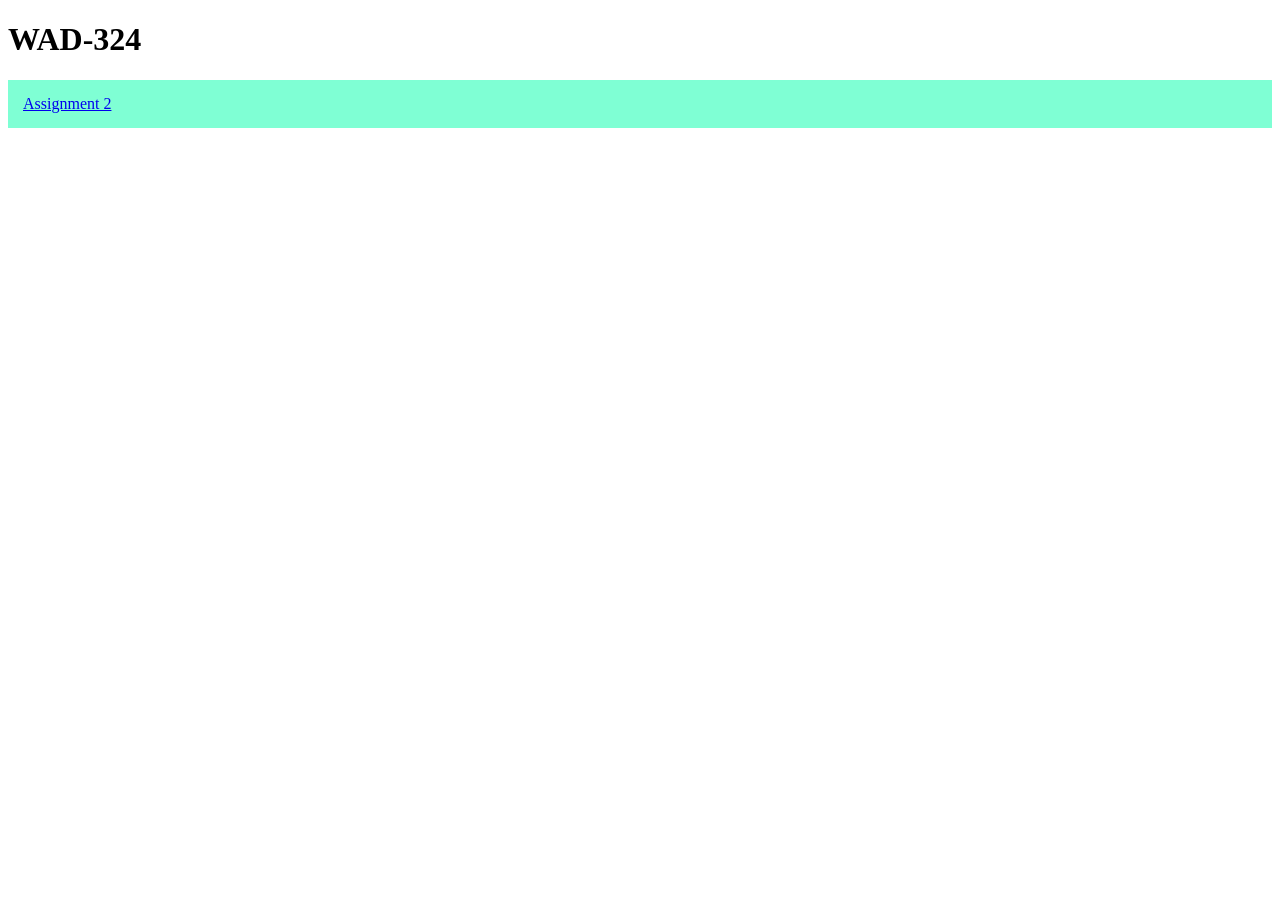
<file: index.html>
<!DOCTYPE html>
<html lang="en">
<head>
    <meta charset="UTF-8">
    <meta name="viewport" content="width=device-width, initial-scale=1.0">
    <title>Travel Vault</title>
    <style>
        .card{
            background-color: aquamarine;
            color:black;
            padding:15px;
            text-decoration: none;
        }
    </style>
</head>
<body>
    <h1>WAD-324</h1>
    <div class="card">
    <a href="./Assignment2/index.html">Assignment 2</a> 
    </div>

</body>
</html>
</file>
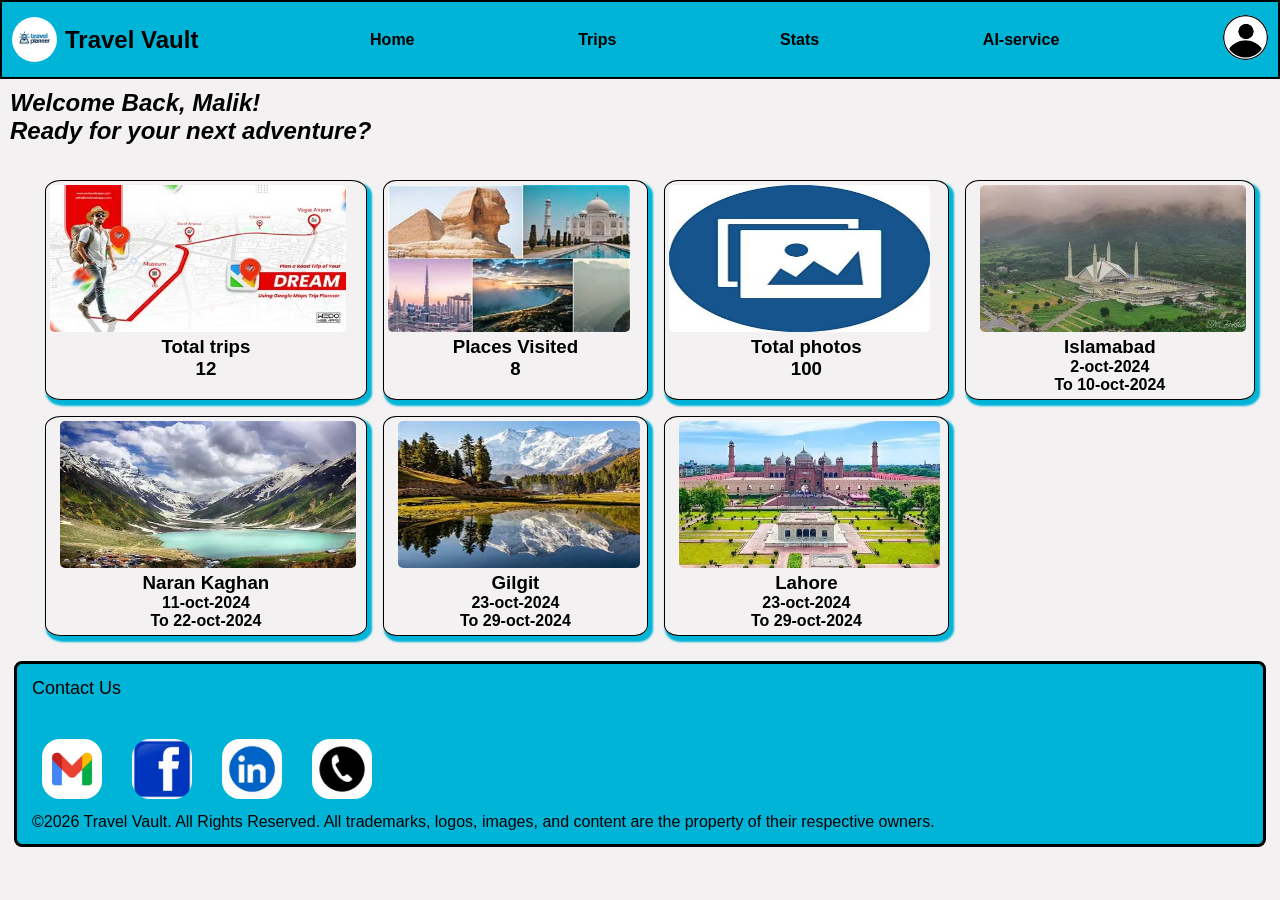
<file: Assignment2/index.html>
<!DOCTYPE html>
<html lang="en">
<head>
<meta charset="UTF-8">
<meta name="viewport" content="width=device-width, initial-scale=1">
<title>Travel Vault</title>
<link rel="Stylesheet" href="01-Home-mobile.css" media = "screen and (min-width:350px) and (max-width:767px)">
<link rel="Stylesheet" href="01-Home-tab.css" media = "screen and (min-width:768px)">
</head>

<body>
<header class="navbar">

<a id="home" href="index.html"><div id="logo"><img src="Logo.jpeg" alt="Site logo"><h2 id="one">Travel Vault</h2></div></a> 
<a href="index.html">Home</a>
<a href="01-Trip.html">Trips</a>
<a href="Statistics.html">Stats</a>
<a href="index.html">AI-service</a>
<div><a href="index.html"><img src="profile.png"></a></div>
</header>
<p id="welnote">Welcome Back, Malik! <br>Ready for your next adventure?</p>
<main>
<div class="main">
<div id="c1" class="card">
<img src="total_trips.jpg">
<div class="cin">
<h3>Total trips</h3>
<h3>12</h3>
</div>
</div>

<div id="c2" class="card">
<img src="places-visited.jpg">
<div class="cin">
<h3>Places Visited</h3>
<h3>8</h3>
</div>
</div>

<div id="c3" class="card">
<img src="total_photos.jpg">
<div class="cin">
<h3>Total photos</h3>
<h3>100</h3>
</div>
</div>

<div id="c4" class="card">
<a href="01-Trip.html#islamabad-gallery">
<img src="islamabad.webp">
<div class="cin">
<h3>Islamabad</h3>
<p><date>2-oct-2024</date></p>
<p> To <date>10-oct-2024</date></p>
</div>
</a>
</div>

<div id="c5" class="card">
<a href="01-Trip.html#naran-gallery">
<img src="nara_kaghan.webp">
<div class="cin">
<h3>Naran Kaghan</h3>
<p><date>11-oct-2024</date></p>
<p> To <date>22-oct-2024</date></p>
</div>
</a>
</div>


<div id="c6" class="card">
<a href="01-Trip.html#gilgit-gallery">
<img src="gilgit.webp">
<div class="cin">
<h3>Gilgit</h3>
<p><date>23-oct-2024</date></p>
<p> To <date>29-oct-2024</date></p>
</div>
</a>
</div>

<div id="c7" class="card">
<a href="01-Trip.html#lahore-gallery">
<img src="lahore-00.webp">
<div class="cin">
<h3>Lahore</h3>
<p><date>23-oct-2024</date></p>
<p> To <date>29-oct-2024</date></p>
</div>
</a>
</div>


</div>
</main>



<footer class="footer">
<div class="contact" >Contact Us</div>
<div class="foot_container">
<a class="mail" href="mail to:muhammadtayyab7541@gmail.com" target=_blank><img src="gmail_logo.jpg" alt="mail us"></a>
<a class="facebook" href="https://www.facebook.com/share/1bocvXLiEo/" target=_blank><img src="facebook_logo.jpg" alt="facebook"></a>
<a class="linkedin" href="https://www.linkedin.com/in/muhammad-tayyab-a54554364?utm_source=share_via&utm_content=profile&utm_medium=member_android" target=_blank><img src="linked-logo.jpg" alt="Linked In"></a>
<a class="call" href="tel:+92303..." target=_blank><img src="call_logo.jpg" alt="call us"></a>
</div>
<div class="copyright">&copy;2026 Travel Vault. All Rights Reserved. All trademarks, logos, images, and content are the property of their respective owners.</div> 
</footer>
</body>
</html>
</file>
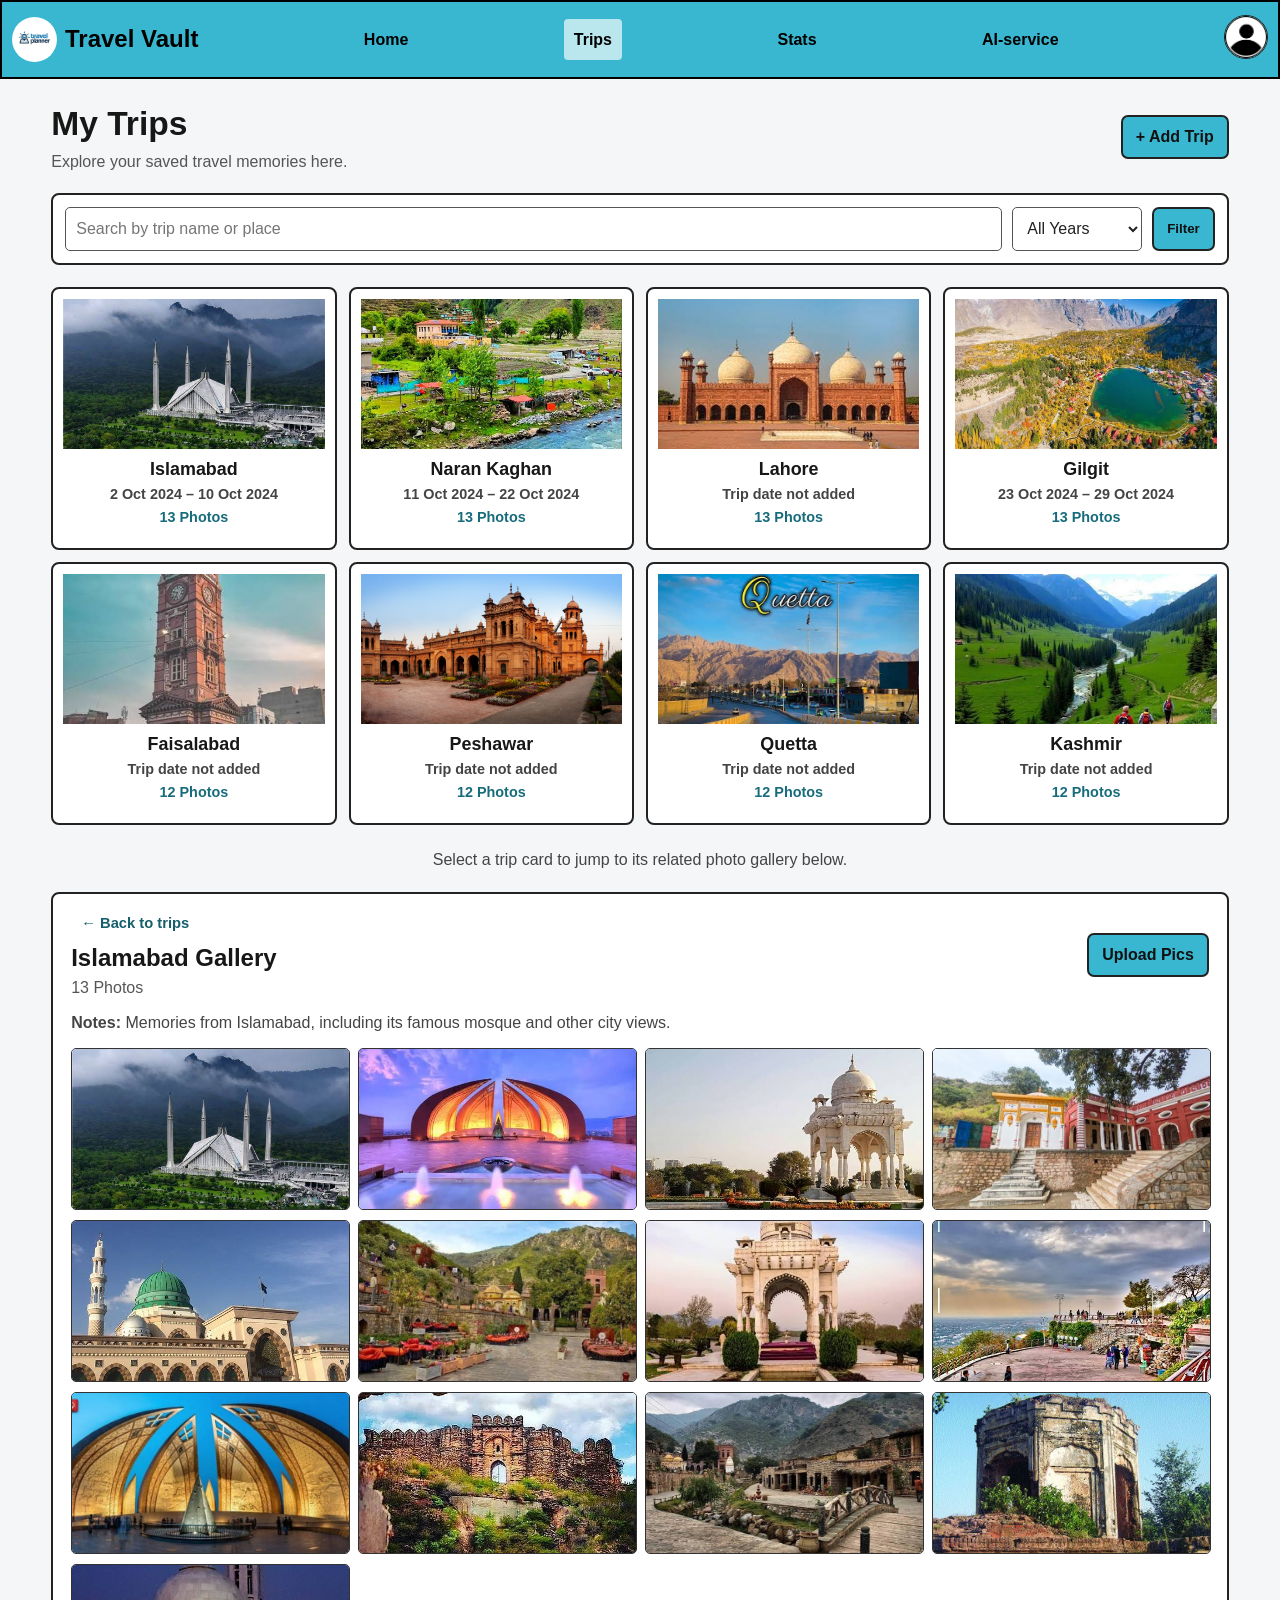
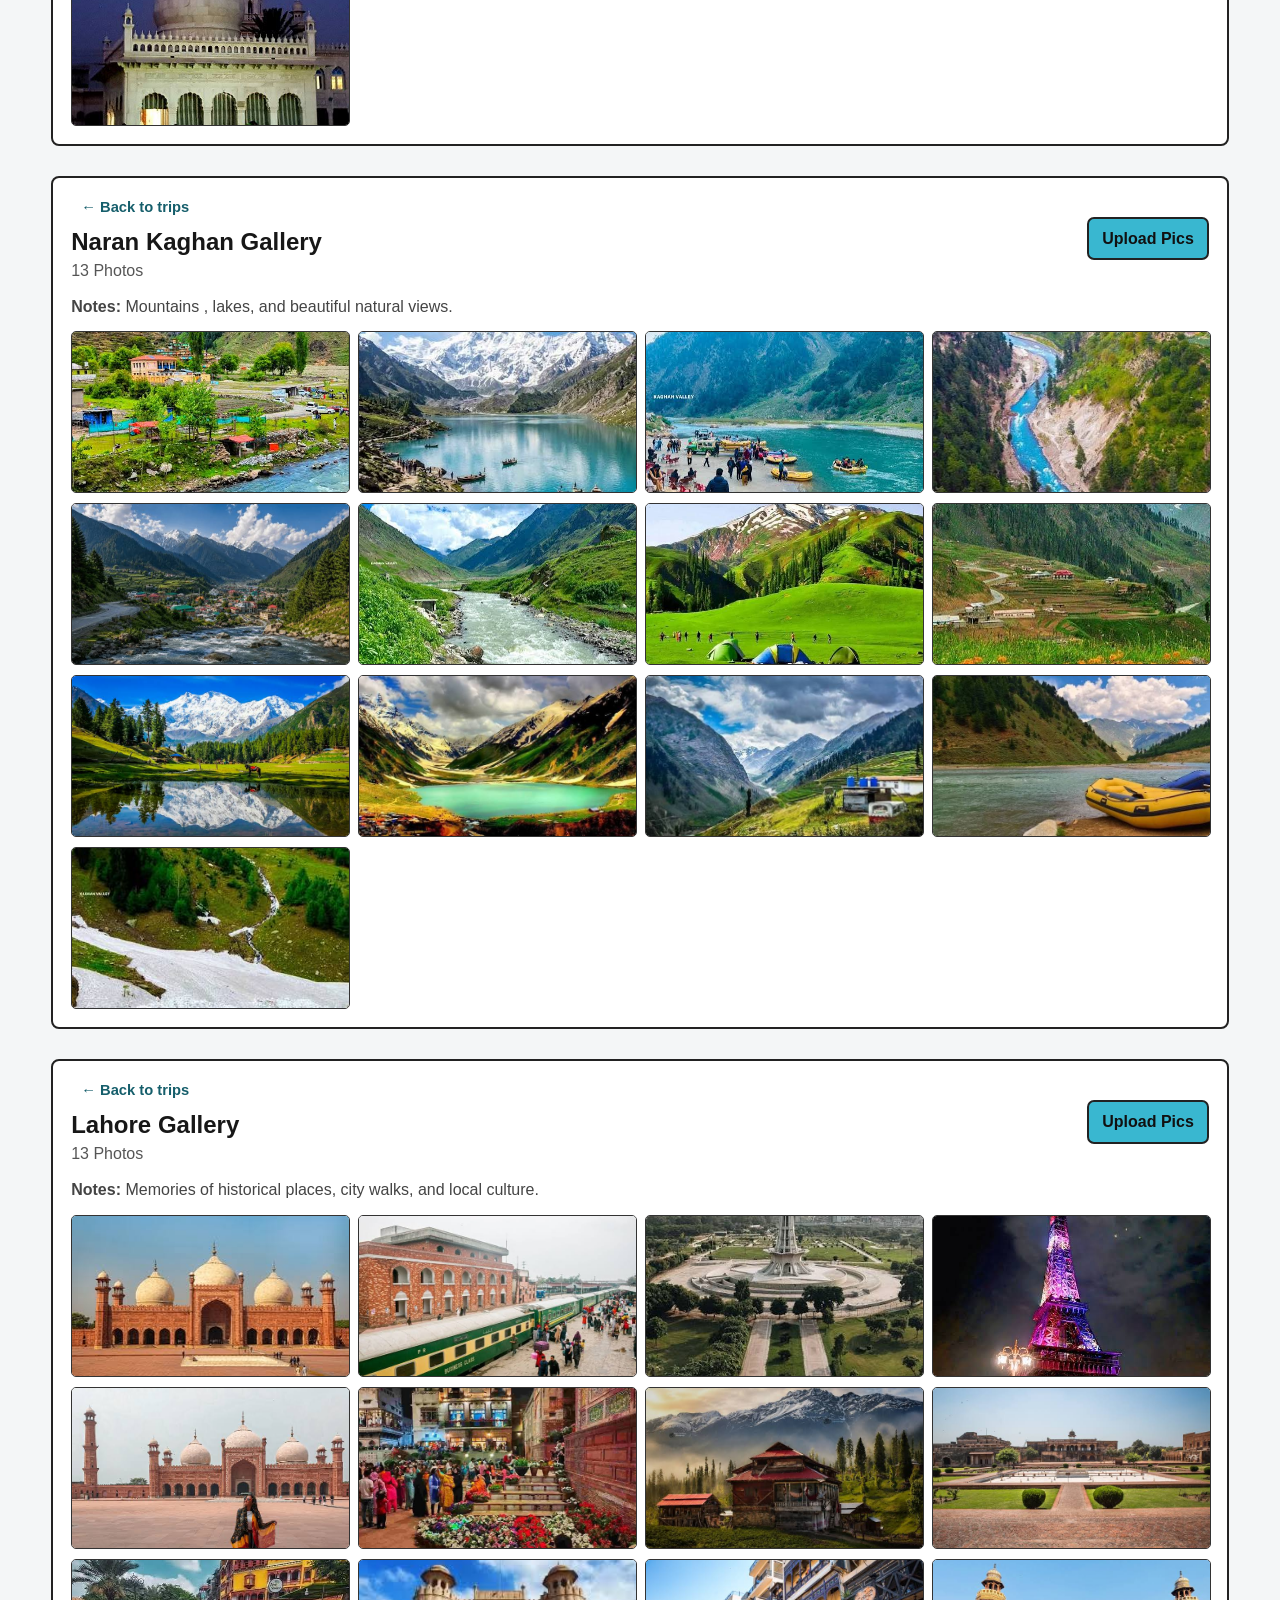
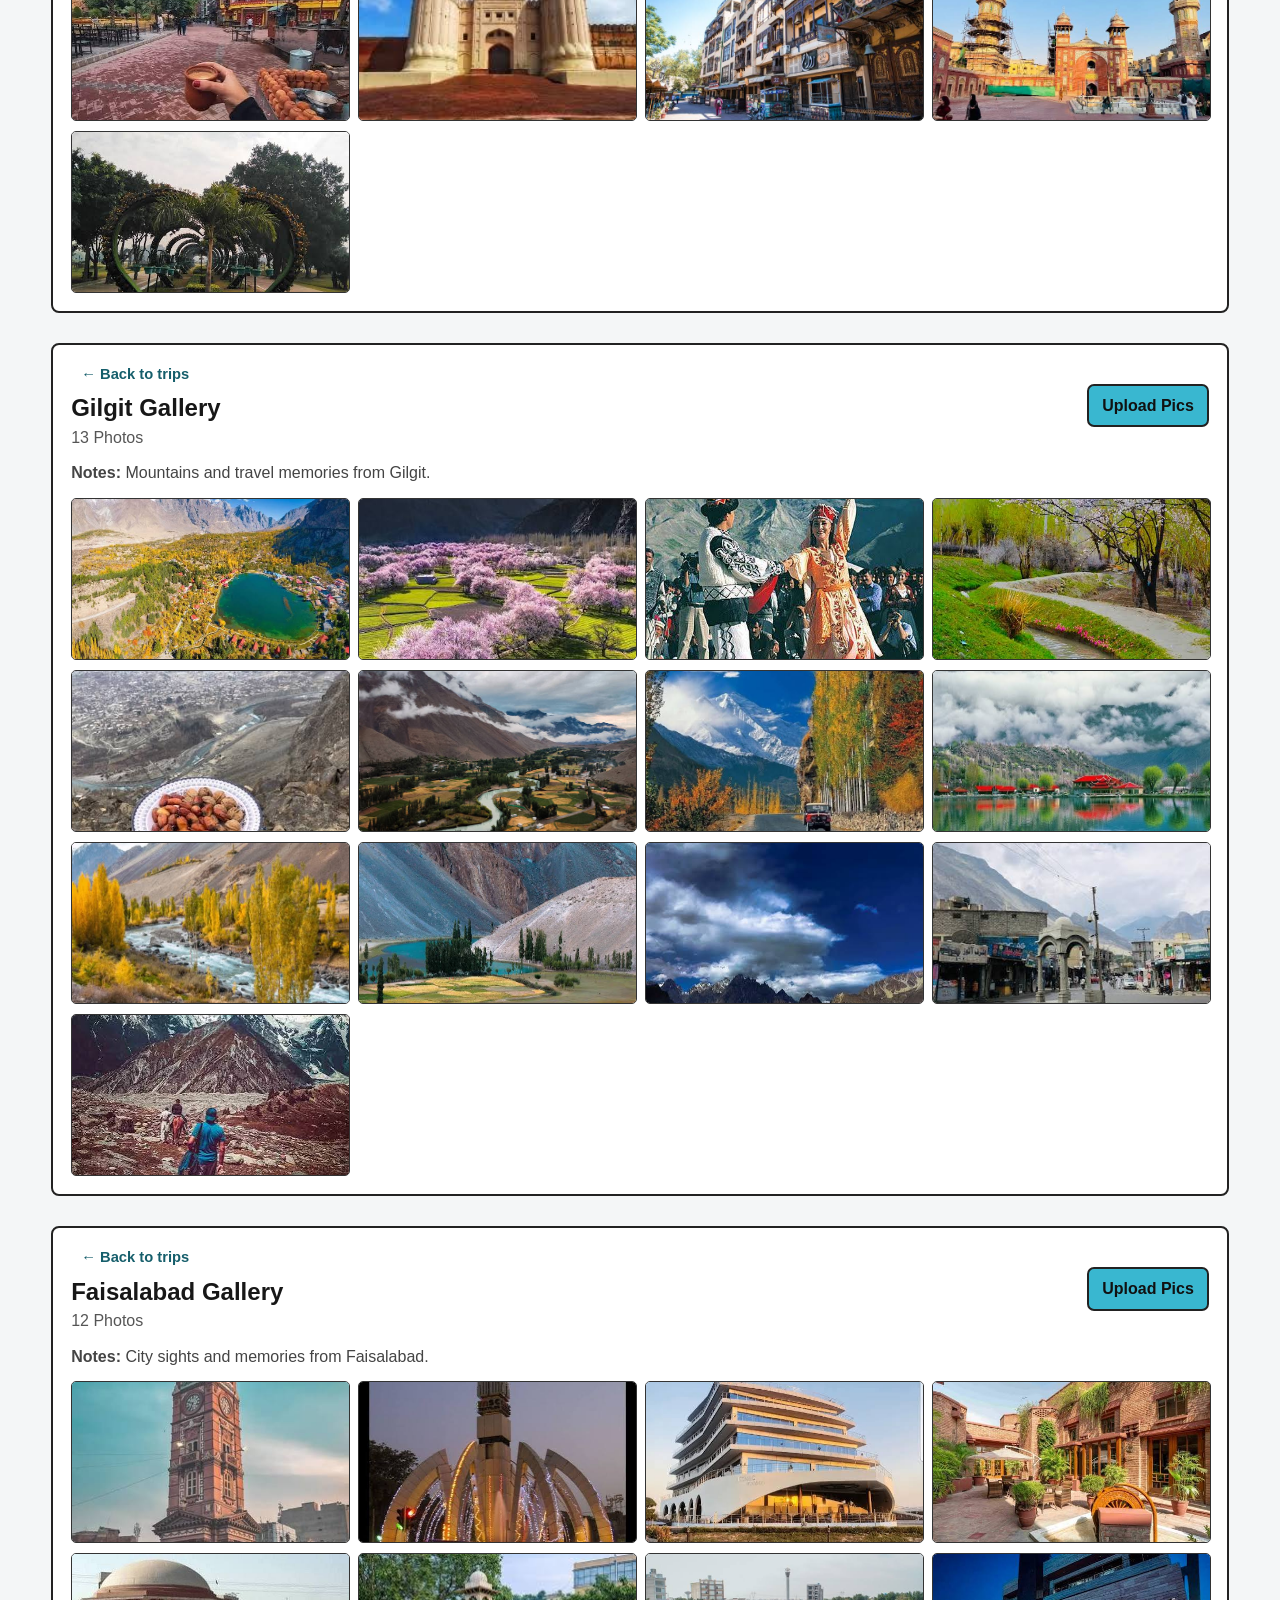
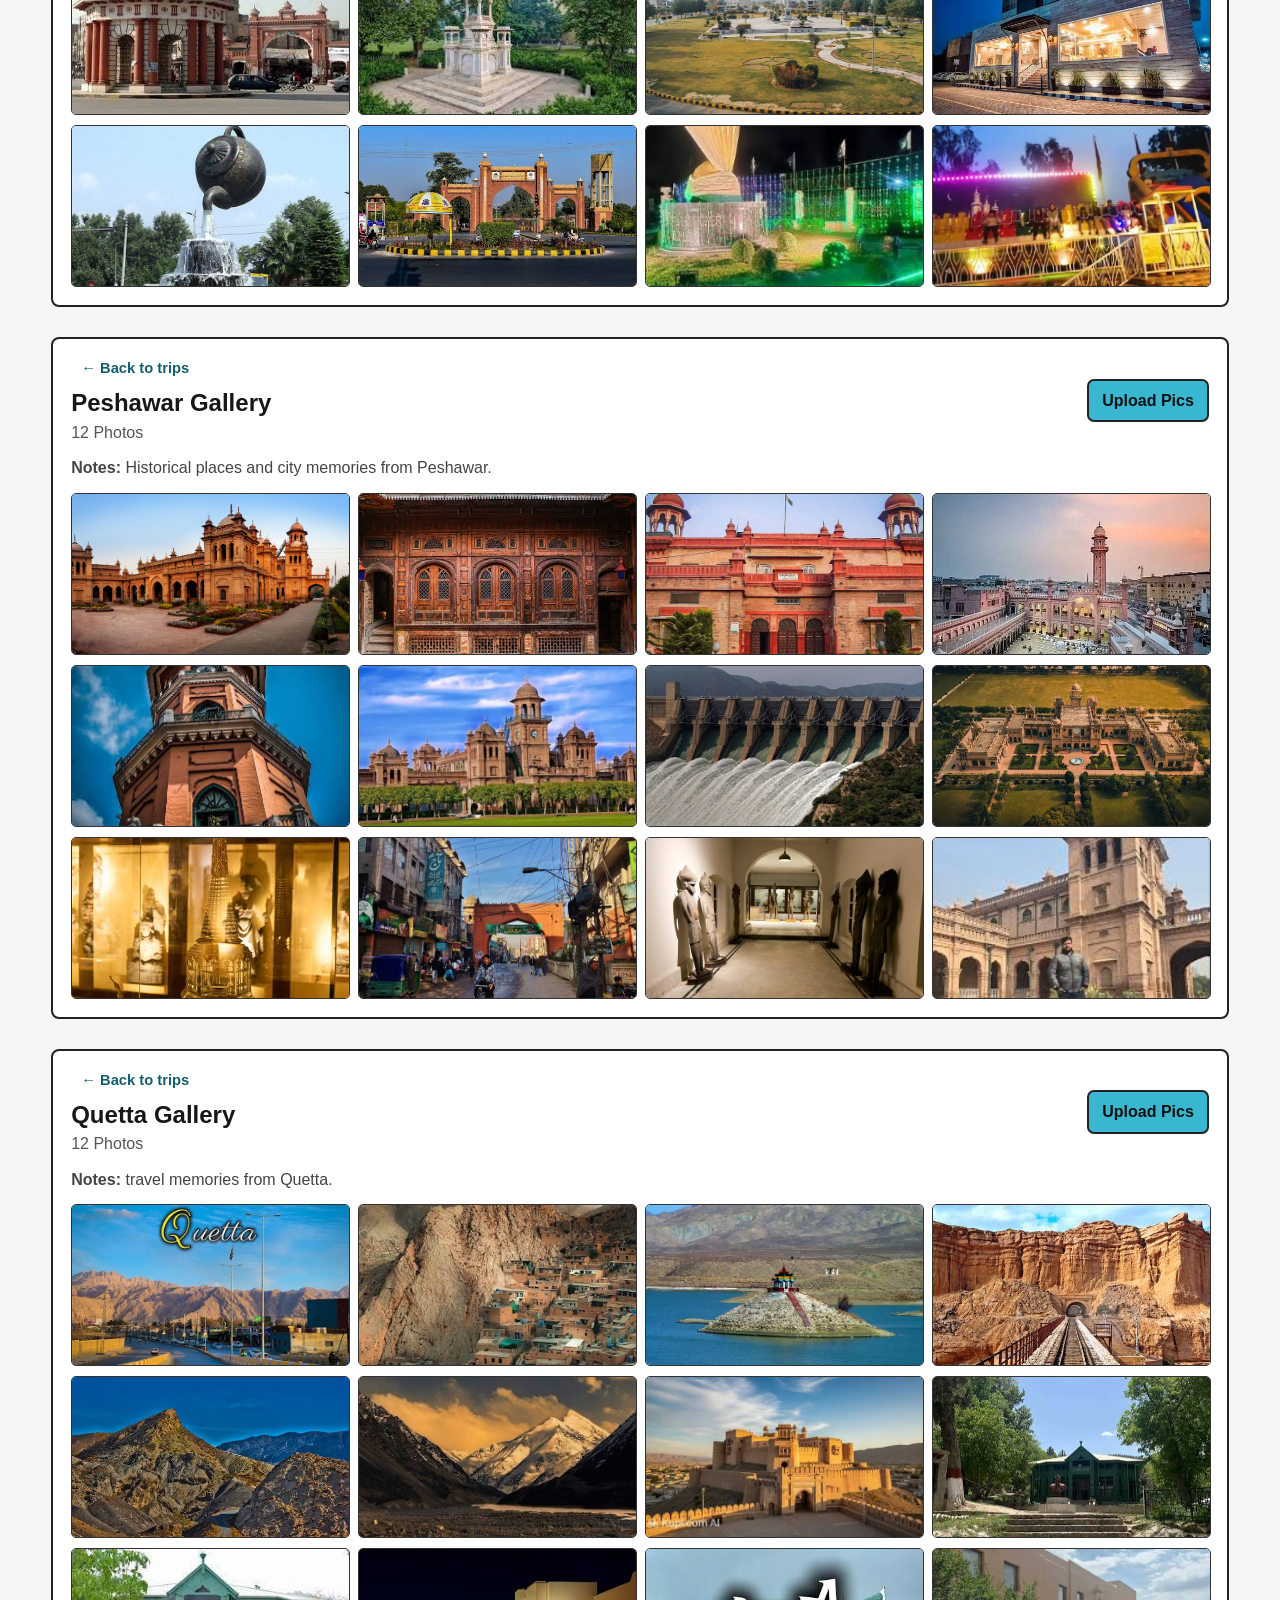
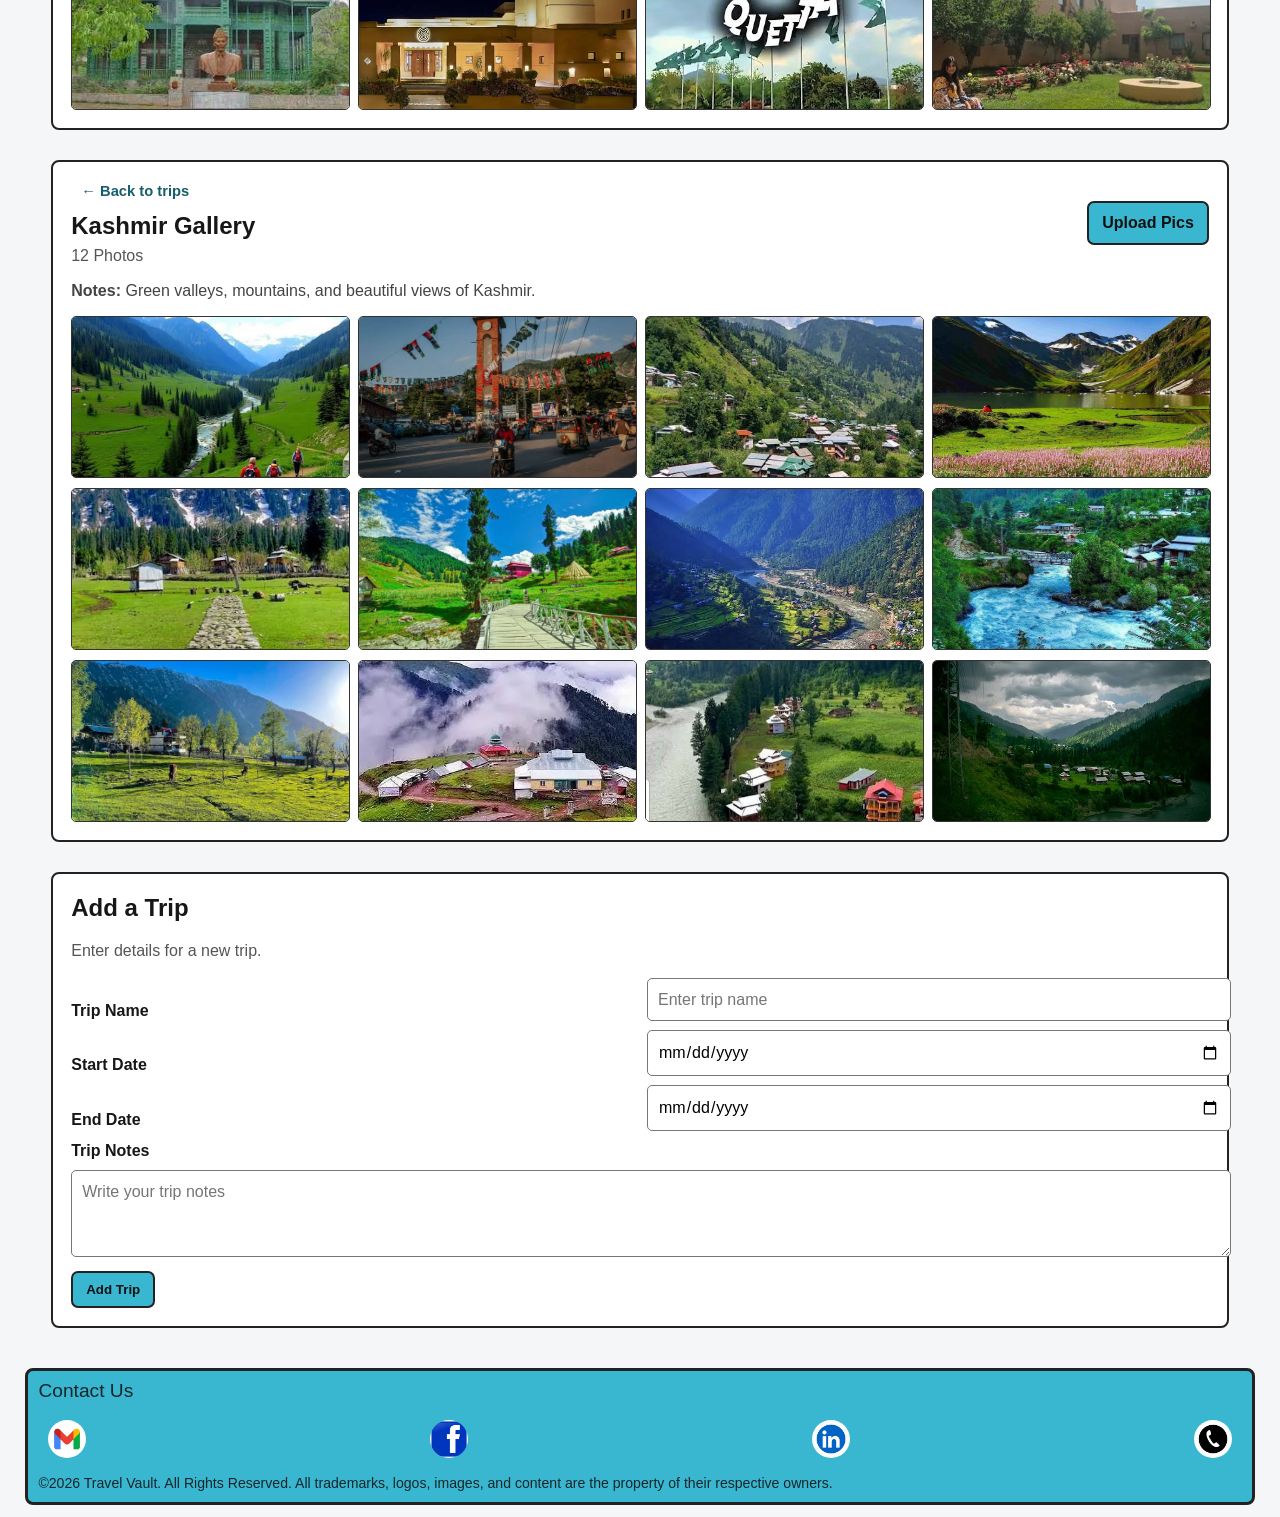
<file: Assignment2/01-Trip.html>
<!DOCTYPE html>
<html lang="en">
<head>
  <meta charset="UTF-8">
  <meta name="viewport" content="width=device-width, initial-scale=1.0">
  <title>Travel Vault - Trips</title>
  <link rel="stylesheet" href="01-Trip.css">
</head>
<body id="top">

  <header class="navbar">
    <div class="brand">
      <a href="index.html">
        <img src="Logo.jpeg" alt="Travel Vault logo">
        <h2>Travel Vault</h2>
      </a>
    </div>
      <a href="index.html">Home</a>
      <a href="trips.html" class="active">Trips</a>
      <a href="Statistics.html">Stats</a>
      <a href="index.html">AI-service</a>
    <div class="profile">
      <a href="index.html">
        <img src="profile.png" alt="Profile"></a>
    </div>
  </header>

  <main class="main-container">

    <section class="page-heading">
      <div>
        <h1>My Trips</h1>
        <p>Explore your saved travel memories here.</p>
      </div>
      <a href="#add-trip" class="add-button">+ Add Trip</a>
    </section>

    <section class="search-section">
      <form action="#trips" method="get" class="search-form">
        <label class="visually-hidden" for="trip-search">Search trips</label>
        <input id="trip-search" type="search" name="search"
               placeholder="Search by trip name or place">

        <label class="visually-hidden" for="trip-year">Filter by year</label>
        <select id="trip-year" name="year">
          <option value="">All Years</option>
          <option value="2026">2026</option>
          <option value="2025">2025</option>
          <option value="2024">2024</option>
          <option value="2023">2023</option>
        </select>
        <button type="submit">Filter</button>
      </form>
    </section>



    <section class="trip-grid" id="trips" aria-label="My saved trips">

      <a href="#islamabad-gallery" class="trip-card">
        <img src="islamabad-01.jpg">
        <div class="trip-details">
          <h2>Islamabad</h2>
          <p class="trip-date">2 Oct 2024 – 10 Oct 2024</p>
          <p class="photo-count">13 Photos</p>
        </div>
      </a>

      <a href="#naran-gallery" class="trip-card">
        <img src="naran-01.jpg">
        <div class="trip-details">
          <h2>Naran Kaghan</h2>
          <p class="trip-date">11 Oct 2024 – 22 Oct 2024</p>
          <p class="photo-count">13 Photos</p>
        </div>
      </a>

      <a href="#lahore-gallery" class="trip-card">
        <img src="lahore-01.jpg">
        <div class="trip-details">
          <h2>Lahore</h2>
          <p class="trip-date">Trip date not added</p>
          <p class="photo-count">13 Photos</p>
        </div>
      </a>

      <a href="#gilgit-gallery" class="trip-card">
        <img src="gilgit-01.jpg">
        <div class="trip-details">
          <h2>Gilgit</h2>
          <p class="trip-date">23 Oct 2024 – 29 Oct 2024</p>
          <p class="photo-count">13 Photos</p>
        </div>
      </a>

      <a href="#faisalabad-gallery" class="trip-card">
        <img src="faisalabad-01.jpg">
        <div class="trip-details">
          <h2>Faisalabad</h2>
          <p class="trip-date">Trip date not added</p>
          <p class="photo-count">12 Photos</p>
        </div>
      </a>

      <a href="#peshawar-gallery" class="trip-card">
        <img src="peshawar-01.jpg">
        <div class="trip-details">
          <h2>Peshawar</h2>
          <p class="trip-date">Trip date not added</p>
          <p class="photo-count">12 Photos</p>
        </div>
      </a>

      <a href="#quetta-gallery" class="trip-card">
        <img src="quetta-01.jpg">
        <div class="trip-details">
          <h2>Quetta</h2>
          <p class="trip-date">Trip date not added</p>
          <p class="photo-count">12 Photos</p>
        </div>
      </a>

      <a href="#kashmir-gallery" class="trip-card">
        <img src="kashmir-01.jpg">
        <div class="trip-details">
          <h2>Kashmir</h2>
          <p class="trip-date">Trip date not added</p>
          <p class="photo-count">12 Photos</p>
        </div>
      </a>

    </section>

    <p class="gallery-message">
       Select a trip card to jump to its related photo gallery below.
    </p>


    <section class="gallery-section" id="islamabad-gallery">
      <div class="gallery-heading">
        <div>
          <a href="#trips" class="back-link">← Back to trips</a>
          <h2>Islamabad Gallery</h2>
          <p>13 Photos</p>
        </div>
        <a href="#add-trip" class="upload-button">Upload Pics</a>
      </div>
      <p class="trip-notes">
        <strong>Notes:</strong> Memories from Islamabad, including its famous
        mosque and other city views.
      </p>
      <div class="photo-grid">
        <img src="islamabad-01.jpg">
        <img src="islamabad-02.jpg">
        <img src="islamabad-03.jpg">
        <img src="islamabad-04.jpg">
        <img src="islamabad-05.jpg">
        <img src="islamabad-06.jpg">
        <img src="islamabad-07.jpg">
        <img src="islamabad-08.jpg">
        <img src="islamabad-09.jpg">
        <img src="islamabad-10.jpg">
        <img src="islamabad-11.jpg">
        <img src="islamabad-12.jpg">
        <img src="islamabad-13.jpg">
      </div>
    </section>


    <section class="gallery-section" id="naran-gallery">
      <div class="gallery-heading">
        <div>
          <a href="#trips" class="back-link">← Back to trips</a>
          <h2>Naran Kaghan Gallery</h2>
          <p>13 Photos</p>
        </div>
        <a href="#add-trip" class="upload-button">Upload Pics</a>
      </div>
      <p class="trip-notes">
        <strong>Notes:</strong> Mountains , lakes, and beautiful natural views.
      </p>
      <div class="photo-grid">
        <img src="naran-01.jpg">
        <img src="naran-02.jpg">
        <img src="naran-03.jpg">
        <img src="naran-04.jpg">
        <img src="naran-05.jpg">
        <img src="naran-06.jpg">
        <img src="naran-07.jpg">
        <img src="naran-08.jpg">
        <img src="naran-09.jpg">
        <img src="naran-10.jpg">
        <img src="naran-11.jpg">
        <img src="naran-12.jpg">
        <img src="naran-13.jpg">
      </div>
    </section>


    <section class="gallery-section" id="lahore-gallery">
      <div class="gallery-heading">
        <div>
          <a href="#trips" class="back-link">← Back to trips</a>
          <h2>Lahore Gallery</h2>
          <p>13 Photos</p>
        </div>
        <a href="#add-trip" class="upload-button">Upload Pics</a>
      </div>
      <p class="trip-notes">
        <strong>Notes:</strong> Memories of historical places, city walks, and local culture.
      </p>
      <div class="photo-grid">
        <img src="lahore-01.jpg">
        <img src="lahore-02.jpg">
        <img src="lahore-03.jpg">
        <img src="lahore-04.jpg">
        <img src="lahore-05.jpg">
        <img src="lahore-06.jpg">
        <img src="lahore-07.jpg">
        <img src="lahore-08.jpg">
        <img src="lahore-09.jpg">
        <img src="lahore-10.jpg">
        <img src="lahore-11.jpg">
        <img src="lahore-12.jpg">
        <img src="lahore-13.jpg">
      </div>
    </section>


    <section class="gallery-section" id="gilgit-gallery">
      <div class="gallery-heading">
        <div>
          <a href="#trips" class="back-link">← Back to trips</a>
          <h2>Gilgit Gallery</h2>
          <p>13 Photos</p>
        </div>
        <a href="#add-trip" class="upload-button">Upload Pics</a>
      </div>
      <p class="trip-notes">
        <strong>Notes:</strong> Mountains and travel memories from Gilgit.
      </p>
      <div class="photo-grid">
        <img src="gilgit-01.jpg">
        <img src="gilgit-02.jpg">
        <img src="gilgit-03.jpg">
        <img src="gilgit-04.jpg">
        <img src="gilgit-05.jpg">
        <img src="gilgit-06.jpg">
        <img src="gilgit-07.jpg">
        <img src="gilgit-08.jpg">
        <img src="gilgit-09.jpg">
        <img src="gilgit-10.jpg">
        <img src="gilgit-11.jpg">
        <img src="gilgit-12.jpg">
        <img src="gilgit-13.jpg" >
      </div>
    </section>


    <section class="gallery-section" id="faisalabad-gallery">
      <div class="gallery-heading">
        <div>
          <a href="#trips" class="back-link">← Back to trips</a>
          <h2>Faisalabad Gallery</h2>
          <p>12 Photos</p>
        </div>
        <a href="#add-trip" class="upload-button">Upload Pics</a>
      </div>
      <p class="trip-notes">
        <strong>Notes:</strong> City sights and memories from Faisalabad.
      </p>
      <div class="photo-grid">
        <img src="faisalabad-01.jpg">
        <img src="faisalabad-02.jpg">
        <img src="faisalabad-03.jpg">
        <img src="faisalabad-04.jpg">
        <img src="faisalabad-05.jpg">
        <img src="faisalabad-06.jpg">
        <img src="faisalabad-07.jpg">
        <img src="faisalabad-08.jpg">
        <img src="faisalabad-09.jpg">
        <img src="faisalabad-10.jpg">
        <img src="faisalabad-11.jpg">
        <img src="faisalabad-12.jpg">
      </div>
    </section>


    <section class="gallery-section" id="peshawar-gallery">
      <div class="gallery-heading">
        <div>
          <a href="#trips" class="back-link">← Back to trips</a>
          <h2>Peshawar Gallery</h2>
          <p>12 Photos</p>
        </div>
        <a href="#add-trip" class="upload-button">Upload Pics</a>
      </div>
      <p class="trip-notes">
        <strong>Notes:</strong> Historical places and city memories from Peshawar.
      </p>
      <div class="photo-grid">
        <img src="peshawar-01.jpg">
        <img src="peshawar-02.jpg">
        <img src="peshawar-03.jpg">
        <img src="peshawar-04.jpg">
        <img src="peshawar-05.jpg">
        <img src="peshawar-06.jpg">
        <img src="peshawar-07.jpg">
        <img src="peshawar-08.jpg">
        <img src="peshawar-09.jpg">
        <img src="peshawar-10.jpg">
        <img src="peshawar-11.jpg">
        <img src="peshawar-12.jpg">
      </div>
    </section>


    <section class="gallery-section" id="quetta-gallery">
      <div class="gallery-heading">
        <div>
          <a href="#trips" class="back-link">← Back to trips</a>
          <h2>Quetta Gallery</h2>
          <p>12 Photos</p>
        </div>
        <a href="#add-trip" class="upload-button">Upload Pics</a>
      </div>
      <p class="trip-notes">
        <strong>Notes:</strong>  travel memories from Quetta.
      </p>
      <div class="photo-grid">
        <img src="quetta-01.jpg">
        <img src="quetta-02.jpg">
        <img src="quetta-03.jpg">
        <img src="quetta-04.jpg">
        <img src="quetta-05.jpg">
        <img src="quetta-06.jpg">
        <img src="quetta-07.jpg">
        <img src="quetta-08.jpg">
        <img src="quetta-09.jpg">
        <img src="quetta-10.jpg">
        <img src="quetta-11.jpg">
        <img src="quetta-12.jpg">
      </div>
    </section>


    <section class="gallery-section" id="kashmir-gallery">
      <div class="gallery-heading">
        <div>
          <a href="#trips" class="back-link">← Back to trips</a>
          <h2>Kashmir Gallery</h2>
          <p>12 Photos</p>
        </div>
        <a href="#add-trip" class="upload-button">Upload Pics</a>
      </div>
      <p class="trip-notes">
        <strong>Notes:</strong> Green valleys, mountains, and beautiful views of Kashmir.
      </p>
      <div class="photo-grid">
        <img src="kashmir-01.jpg">
        <img src="kashmir-02.jpg">
        <img src="kashmir-03.jpg">
        <img src="kashmir-04.jpg">
        <img src="kashmir-05.jpg">
        <img src="kashmir-06.jpg">
        <img src="kashmir-07.jpg">
        <img src="kashmir-08.jpg">
        <img src="kashmir-09.jpg">
        <img src="kashmir-10.jpg">
        <img src="kashmir-11.jpg">
        <img src="kashmir-12.jpg">
      </div>
    </section>

    <!-- Add trip form -->
    <section class="add-trip-section" id="add-trip">
      <h2>Add a Trip</h2>
      <p>Enter details for a new trip.</p>

      <form action="#add-trip" method="get" class="add-trip-form">
        <label for="trip-name">Trip Name</label>
        <input type="text" id="trip-name" name="trip-name"
               placeholder="Enter trip name">

        <label for="start-date">Start Date</label>
        <input type="date" id="start-date" name="start-date">

        <label for="end-date">End Date</label>
        <input type="date" id="end-date" name="end-date">

        <label for="new-trip-notes">Trip Notes</label>
        <textarea id="new-trip-notes" name="trip-notes" rows="3"
                  placeholder="Write your trip notes"></textarea>

        <button type="submit">Add Trip</button>
      </form>

    </section>

  </main>

  <!-- Footer matching the Home page -->
  

<footer class="footer">
<div class="contact" >Contact Us</div>
<div class="foot_container">
<a class="mail" href="mail to:muhammadtayyab7541@gmail.com" target=_blank><img src="gmail_logo.jpg" alt="mail us"></a>
<a class="facebook" href="https://www.facebook.com/share/1bocvXLiEo/" target=_blank><img src="facebook_logo.jpg" alt="facebook"></a>
<a class="linkedin" href="https://www.linkedin.com/in/muhammad-tayyab-a54554364?utm_source=share_via&utm_content=profile&utm_medium=member_android" target=_blank><img src="linked-logo.jpg" alt="Linked In"></a>
<a class="call" href="tel:+92303..." target=_blank><img src="call_logo.jpg" alt="call us"></a>
</div>
<div class="copyright">&copy;2026 Travel Vault. All Rights Reserved. All trademarks, logos, images, and content are the property of their respective owners.</div> 
</footer>


</body>
</html>
</file>
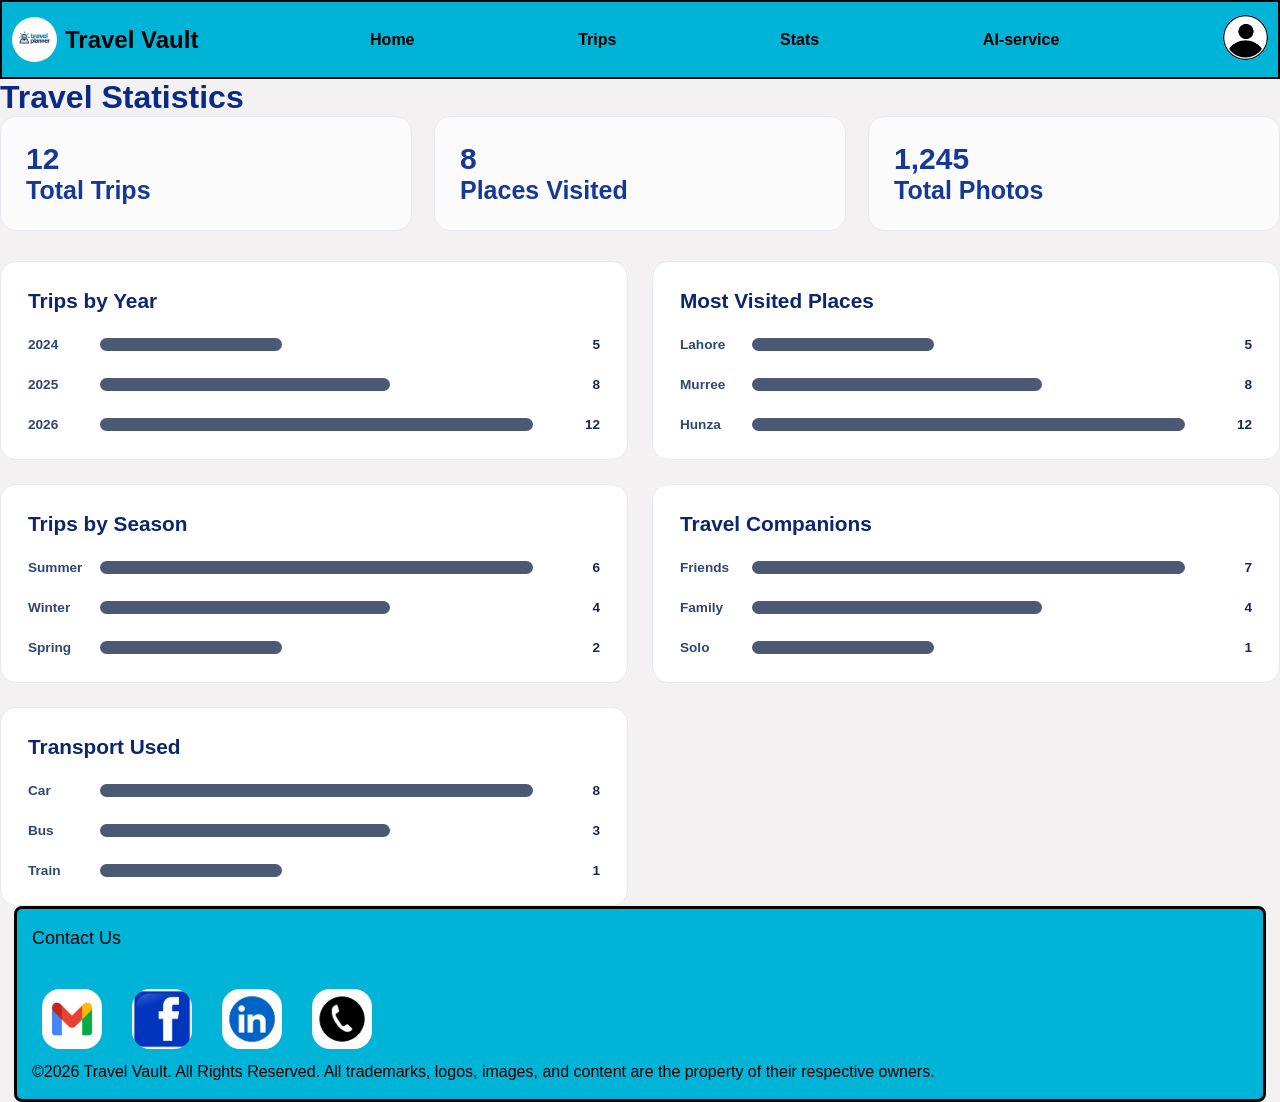
<file: Assignment2/Statistics.html>
<!DOCTYPE html>
<html lang="en">
<head>
<meta charset="UTF-8">
<meta name="viewport" content="width=device-width, initial-scale=1">
<title>Travel Stats</title>
<link rel="stylesheet" href="Statistics.css">
</head>
<body>

<header class="navbar">
<a id="home" href="index.html"><div id="logo"><img src="Logo.jpeg" alt="Site logo"><h2 id="one">Travel Vault</h2></div></a>
<a href="index.html">Home</a>
<a href="01-Trip.html">Trips</a>
<a href="Statistics.html">Stats</a>
<a href="index.html">AI-service</a>
<div><a href="index.html"><img src="profile.png"></a></div>
</header>

<h1 class="title">Travel Statistics</h1>

<section class="summary">
    <article class="stat">
        <p class="number">12</p>
        <h2>Total Trips</h2>
    </article>
    <article class="stat">
        <p class="number">8</p>
        <h2>Places Visited</h2>
    </article>
    <article class="stat">
        <p class="number">1,245</p>
        <h2>Total Photos</h2>
    </article>
</section>

<section class="charts">

    <article class="card">
        <div class="header">
            <h2>Trips by Year</h2>
        </div>
        <div class="chart">
            <div class="row">
                <span class="label">2024</span>
                <div class="bar low"></div>
                <span class="value">5</span>
            </div>
            <div class="row">
                <span class="label">2025</span>
                <div class="bar mid"></div>
                <span class="value">8</span>
            </div>
            <div class="row">
                <span class="label">2026</span>
                <div class="bar high"></div>
                <span class="value">12</span>
            </div>
        </div>
    </article>

    <article class="card">
        <div class="header">
            <h2>Most Visited Places</h2>
        </div>
        <div class="chart">
            <div class="row">
                <span class="label">Lahore</span>
                <div class="bar low"></div>
                <span class="value">5</span>
            </div>
            <div class="row">
                <span class="label">Murree</span>
                <div class="bar mid"></div>
                <span class="value">8</span>
            </div>
            <div class="row">
                <span class="label">Hunza</span>
                <div class="bar high"></div>
                <span class="value">12</span>
            </div>
        </div>
    </article>

        <article class="card">
        <div class="header">
            <h2>Trips by Season</h2>
        </div>
        <div class="chart">
            <div class="row">
                <span class="label">Summer</span>
                <div class="bar high"></div>
                <span class="value">6</span>
            </div>
            <div class="row">
                <span class="label">Winter</span>
                <div class="bar mid"></div>
                <span class="value">4</span>
            </div>
            <div class="row">
                <span class="label">Spring</span>
                <div class="bar low"></div>
                <span class="value">2</span>
            </div>
        </div>
    </article>

    <article class="card">
        <div class="header">
            <h2>Travel Companions</h2>
        </div>
        <div class="chart">
            <div class="row">
                <span class="label">Friends</span>
                <div class="bar high"></div>
                <span class="value">7</span>
            </div>
            <div class="row">
                <span class="label">Family</span>
                <div class="bar mid"></div>
                <span class="value">4</span>
            </div>
            <div class="row">
                <span class="label">Solo</span>
                <div class="bar low"></div>
                <span class="value">1</span>
            </div>
        </div>
    </article>

    <article class="card">
        <div class="header">
            <h2>Transport Used</h2>
        </div>
        <div class="chart">
            <div class="row">
                <span class="label">Car</span>
                <div class="bar high"></div>
                <span class="value">8</span>
            </div>
            <div class="row">
                <span class="label">Bus</span>
                <div class="bar mid"></div>
                <span class="value">3</span>
            </div>
            <div class="row">
                <span class="label">Train</span>
                <div class="bar low"></div>
                <span class="value">1</span>
            </div>
        </div>
    </article>
</section>

<footer class="footer">
<div class="contact">Contact Us</div>
<div class="foot_container">
<a class="mail" href="mailto:muhammadtayyab7541@gmail.com" target="_blank"><img src="gmail_logo.jpg" alt="mail us"></a>
<a class="facebook" href="https://www.facebook.com/share/1bocvXLiEo/" target="_blank"><img src="facebook_logo.jpg" alt="facebook"></a>
<a class="linkedin" href="https://www.linkedin.com/in/muhammad-tayyab-a54554364?utm_source=share_via&utm_content=profile&utm_medium=member_android" target="_blank"><img src="linked-logo.jpg" alt="Linked In"></a>
<a class="call" href="tel:+92303..." target="_blank"><img src="call_logo.jpg" alt="call us"></a>
</div>
<div class="copyright">&copy;2026 Travel Vault. All Rights Reserved. All trademarks, logos, images, and content are the property of their respective owners.</div>
</footer>

</body>
</html>
</file>
<file: Assignment2/01-Home-mobile.css>
:root{
--primary-color:#00B4D8;
font-family: Arial, sans-serif;
}

*{
padding:0px;
margin:0px;
}

@media only screen and (min-width:350px) and (max-width:767px){
body{    background-color: rgb(243, 241, 241);}
.navbar{
border:2px solid black;
border-radius:5%;
height:60px;
display:flex;
background-color:var(--primary-color);
justify-content:space-between;
align-items:center;
position:sticky;
top:0px;
}

header a div h2{
display:none;
}

a{
text-decoration:none;
color:black;
font-weight:bold;
padding:10px;
}

a:visited{
  color:red;
}

a:hover, a:active{
border-radius: 4px;
background-color:white;
color:black;
}

img{
    height: 40%;
    width: 36px;
    object-fit: cover;
    border-radius: 50%;
}

.footer{
height:160px;
background-color:var(--primary-color);
border:3px solid black;
display:flex;
flex-direction:column;
justify-content:center;
width:95%;
margin:auto;
padding:15px;
}

.foot_container img{ 
height:50px;
width:50px; 
border-radius:30%;
}

.foot_container{
display:flex;
justify-content:space-between;
}

.contact{
margin-bottom:30px;
font-size:18px;
}

.main{
grid-template-columns:repeat(auto,1fr 1fr 1fr 1fr);
padding:5px;
grid-gap:5px;
display:grid;
grid-template-areas:"c1 c2"
                    "c3 c4"
                    "c5 c6"
                    "c7 .";
}


#c1{ grid-area:c1;padding:4px; }
#c2{ grid-area:c2;padding:4px; }
#c3{ grid-area:c3; padding:4px;}
#c4{ grid-area:c4; padding:4px;}
#c5{ grid-area:c5; padding:4px;}
#c6{ grid-area:c6; padding:4px;}
#c7{ grid-area:c7; padding:4px;}

.card{
border:3px solid black;
border-radius:5%;
overflow:hidden;
padding:4px;
box-shadow:3px 4px 2px 2px var(--primary-color);
}
.card:hover{
 box-shadow: 0px 4px 15px rgba(0,150,0,0.3);
}
#welnote{
display:none;
}
.card img{  
width:100%;
height:50%;
border-radius:5px;
object-fit:contain;
}

.cin{
display:flex;
flex-direction:column;
justify-content:center;
align-items:center;}

}
</file>
<file: Assignment2/01-Home-tab.css>
:root{
--primary-color:#00B4D8;
font-family: Arial, sans-serif;
}

*{
padding:0px;
margin:0px;
}

@media only screen and (min-width:768px){
body{    background-color: rgb(243, 241, 241);}

.navbar{
border:2px solid black;
height:75px;
display:flex;
background-color:var(--primary-color);
justify-content:space-between;
align-items:center;
position:sticky;
top:0px;
}
#one{

margin:8px;
}
#home{

display:flex;
marglin-left:5px;
justify-content:space-between;
}
#logo{
display:flex;
align-items:center;
justify-content:space-between;
}

a{
text-decoration:none;
color:black;
font-weight:bold;
padding:10px;
}

a:visited{
  color:red;
}

a:hover, a:active{
border-radius: 4px;
background-color:white;
color:black;
}

header img{
    height: 45px;
    width: 45px;
    object-fit: cover;
    border-radius: 50%;
}


.footer{
border-radius:8px;
height:150px;
background-color:var(--primary-color);
border:3px solid black;
display:flex;
flex-direction:column;
justify-content:center;
width:95%;
padding:15px;
margin:auto;
}

.foot_container{
display:flex;
gap:10px;
}
.foot_container img{ 
height:60px;
width:60px; 
border-radius:30%;
}
.contact{
margin-bottom:30px;
font-size:18px;
}

#welnote{
font-size:24px;
font-weight:bold;
font-style:italic;
padding:10px;
}
.main{
margin:20px;
margin-left:40px;
padding:5px;
grid-gap:16px;
display:grid;
grid-template-areas:"c1 c2 c3 c4"
                    "c5 c6 c7 . ";
}


#c1{ grid-area:c1;padding:4px; }
#c2{ grid-area:c2;padding:4px; }
#c3{ grid-area:c3; padding:4px;}
#c4{ grid-area:c4; padding:4px;}
#c5{ grid-area:c5; padding:4px;}
#c6{ grid-area:c6; padding:4px;}
#c7{ grid-area:c7; padding:4px;}

.card{
height:210px;
border:1px solid black;
border-radius:5%;
overflow:hidden;
padding:4px;
box-shadow:3px 4px 2px 2px var(--primary-color);
}

.card img{  
width:95%;
height:70%;
border-radius:5px;
}
.cin{
display:flex;
flex-direction:column;
justify-content:center;
align-items:center;
}

.card:hover{
 box-shadow: 0px 4px 15px rgba(0,150,0,0.3);
}

}
</file>
<file: Assignment2/01-Trip.css>
/* Travel Vault Trips page */
:root {
    --primary-color: #39b7d0;
    --border-color: #202020;
}
body{    background-color: rgb(243, 241, 241);}

html {
    scroll-behavior: smooth;
    scroll-padding-top: 82px;
}

body {
    margin: 0;
    font-family: Arial, Helvetica, sans-serif;
    color: #171717;
    background: #f4f6f7;
    line-height: 1.35;
}

a {
    color: #171717;
    text-decoration: none;
}

a:visited {
    color: #6b414d;
}

/* Header */

.navbar{
border:2px solid black;
height:75px;
display:flex;
background-color:var(--primary-color);
justify-content:space-between;
align-items:center;
position:sticky;
top:0px;
}

.brand a {
    display: flex;
    align-items: center;
    gap: 8px;
}

.brand img {
    height: 45px%;
    width: 45px;
    object-fit: cover;
    border-radius: 50%;
}

.brand{
margin-left:0px;
display:flex;
justify-content:space-between;
}
 a{
text-decoration:none;
color:black;
font-weight:bold;
padding:10px;
}
 a:hover,a.active {
    background: rgba(255, 255, 255, 0.65);
   color:black;   
 border-radius: 4px;
}
a:visited{
  color:red;
}
.profile img {
    width: 42px;
    height: 42px;
    border: 1px solid #222;
    border-radius: 50%;
    object-fit: cover;
}

/* Main page */

.main-container {
    width: min(1180px, 92%);
    margin: 22px auto 40px;
}

.page-heading {
    display: flex;
    align-items: center;
    justify-content: space-between;
    gap: 16px;
    margin-bottom: 20px;
}

.page-heading h1 {
    margin: 0 0 5px;
    font-size: clamp(1.6rem, 3vw, 2.1rem);
}

.page-heading p {
    margin: 0;
    color: #555;
}

.add-button,
.upload-button,
.search-form button,
.add-trip-form button {
    display: inline-block;
    border: 2px solid #222;
    border-radius: 7px;
    padding: 9px 13px;
    color: #111;
    background: var(--primary-color);
    font-weight: 700;
    cursor: pointer;
}

.add-button:hover,
.upload-button:hover,
.search-form button:hover,
.add-trip-form button:hover {
    background: #8de1ee;
}

/* Search and filter */

.search-section {
    margin-bottom: 22px;
}

.search-form {
    display: flex;
    gap: 10px;
    padding: 12px;
    background: #fff;
    border: 2px solid #222;
    border-radius: 8px;
}

.search-form input,
.search-form select {
    min-width: 0;
    padding: 10px;
    border: 1px solid #555;
    border-radius: 5px;
    background: #fff;
    color: #222;
    font: inherit;
}

.search-form input {
    flex: 1;
}

.search-form select {
    min-width: 130px;
}

.visually-hidden {
    position: absolute;
    width: 1px;
    height: 1px;
    padding: 0;
    margin: -1px;
    overflow: hidden;
    clip: rect(0, 0, 0, 0);
    white-space: nowrap;
    border: 0;
}

/* Destination cards */

.trip-grid {
    display: grid;
    grid-template-columns: repeat(4, minmax(0, 1fr));
    gap: 12px;
}

.trip-card {
    display: block;
    overflow: hidden;
    background: white;
    border: 2px solid #222;
    border-radius: 8px;
    transition: transform 0.15s ease;
}

.trip-card:hover {
    transform: translateY(-2px);
}

.trip-card > img {
    display: block;
    width: 100%;
    height: 150px;
    object-fit: cover;
    background: #dce5eb;
}

.trip-details {
    padding: 8px 9px 10px;
    text-align: center;
}

.trip-details h2 {
    margin: 0 0 4px;
    color: #171717;
    font-size: 1.12rem;
}

.trip-details p {
    margin: 4px 0 0;
    color: #444;
    font-size: 0.9rem;
    overflow-wrap: anywhere;
}

.trip-details .photo-count {
    color: #176c7c;
    font-weight: 700;
}

.gallery-message {
    margin: 24px 0 16px;
    color: #444;
    text-align: center;
}

/* Galleries */

.gallery-section {
    margin: 22px 0 30px;
    padding: 18px;
    background: #fff;
    border: 2px solid #222;
    border-radius: 8px;
}

.gallery-heading {
    display: flex;
    align-items: center;
    justify-content: space-between;
    gap: 14px;
}

.gallery-heading h2 {
    margin: 8px 0 2px;
}

.gallery-heading p {
    margin: 0;
    color: #555;
}

.back-link {
    color: #155e6b;
    font-weight: 700;
    font-size: 0.92rem;
}

.trip-notes {
    margin: 14px 0;
    color: #444;
}

.photo-grid {
    display: grid;
    grid-template-columns: repeat(4, minmax(0, 1fr));
    gap: 10px;
}

.photo-grid img {
    display: block;
    width: 100%;
    height: 160px;
    object-fit: cover;
    border: 1px solid #333;
    border-radius: 5px;
    background: #e3e9ed;
}

/* Add trip form */

.add-trip-section {
    margin-top: 30px;
    padding: 18px;
    background: #fff;
    border: 2px solid #222;
    border-radius: 8px;
}

.add-trip-section h2 {
    margin: 0 0 5px;
}

.add-trip-section > p {
    color: #555;
}

.add-trip-form {
    display: grid;
    grid-template-columns: 1fr 1fr;
    gap: 9px 14px;
}

.add-trip-form label {
    align-self: end;
    font-weight: 700;
}

.add-trip-form input,
.add-trip-form textarea {
    width: 100%;
    padding: 10px;
    border: 1px solid #777;
    border-radius: 5px;
    font: inherit;
}

.add-trip-form label[for="new-trip-notes"],
.add-trip-form textarea,
.add-trip-form button {
    grid-column: 1 / -1;
}

.add-trip-form button {
    justify-self: start;
    margin-top: 5px;
}

.form-note {
    font-size: 0.85rem;
}

/* Footer: matches the Home page */

.footer {
    margin: 12px auto;
    width: 94%;
    padding: 7px 10px 10px;
    background: var(--primary-color);
    color: #17252a;
    border: 3px solid #222;
    border-radius: 8px;
}

.contact {
    margin-bottom: 6px;
    font-size: 1.2rem;
    font-weight: 400;
}

.foot_container {
    display: flex;
    align-items: center;
    justify-content: space-between;
    gap: 12px;
    margin-bottom: 7px;
}

.foot_container a {
    display: inline-flex;
    align-items: center;
    justify-content: center;
}

.foot_container img {
    width: 38px;
    height: 38px;
    object-fit: cover;
    border-radius: 50%;
}

.copyright {
    color: #17252a;
    font-size: 0.88rem;
    line-height: 1.25;
}

/* Tablet layout */

@media (max-width: 950px) {
    .trip-grid {
        grid-template-columns: repeat(3, minmax(0, 1fr));
    }

    .photo-grid {
        grid-template-columns: repeat(3, minmax(0, 1fr));
    }

    .navbar {
        gap: 9px;
    }

    .navigation {
        gap: 14px;
    }
}

/* Mobile layout: follows the Home page screenshot */

@media only screen and (min-width: 350px) and (max-width: 480px) {

    /* Navbar: same style as Home screen */

.navbar {
    border: 2px solid black;
    height: 75px;
    display: flex;
    background-color: var(--primary-color);
    justify-content: space-between;
    align-items: center;
    position: sticky;
    top: 0;
}

.brand {
    display: flex;
    align-items: center;
    justify-content: space-between;
    margin-left: 0;
}

.brand a {
    display: flex;
    align-items: center;
    gap: 8px;
    padding: 10px;
}

.brand img {
    height: 45px;
    width: 45px;
    object-fit: cover;
    border-radius: 50%;
}

.navbar > a {
    text-decoration: none;
    color: black;
    font-weight: bold;
    padding: 10px;
}

.navbar > a:visited {
    color: red;
}

.navbar > a:hover,
.navbar > a.active {
    border-radius: 4px;
    background-color: white;
    color: black;
}

.profile img {
    height: 45px;
    width: 45px;
    object-fit: cover;
    border-radius: 50%;
}
    .main-container {
        width: 94%;
        margin: 16px auto 24px;
    }

    .page-heading {
        align-items: flex-start;
        flex-direction: column;
        margin-bottom: 14px;
    }

    .page-heading h1 {
        font-size: 1.5rem;
    }

    .search-form {
        flex-direction: column;
    }

    .search-form select {
        width: 100%;
    }

    .trip-grid {
        grid-template-columns: repeat(3, minmax(0, 1fr));
        gap: 5px;
    }

    .trip-card > img {
        height: 82px;
    }

    .trip-details {
        padding: 5px 3px 7px;
    }

    .trip-details h2 {
        font-size: 0.95rem;
        line-height: 1.1;
    }

    .trip-details p {
        font-size: 0.76rem;
        line-height: 1.2;
    }

    .gallery-section {
        padding: 10px;
    }

    .gallery-heading {
        align-items: flex-start;
        flex-direction: column;
    }

    .photo-grid {
        grid-template-columns: repeat(2, minmax(0, 1fr));
        gap: 7px;
    }

    .photo-grid img {
        height: 120px;
    }

    .add-trip-form {
        grid-template-columns: 1fr;
    }

    .add-trip-form label,
    .add-trip-form input,
    .add-trip-form textarea,
    .add-trip-form button {
        grid-column: 1;
    }

    .footer {
        width: 94%;
        padding: 5px 7px 8px;
    }

    .contact {
        font-size: 1.1rem;
        margin-bottom: 4px;
    }

    .foot_container {
        justify-content: space-between;
        margin-bottom: 5px;
    }

    .foot_container img {
        width: 36px;
        height: 36px;
    }

    .copyright {
        font-size: 0.78rem;
    }
}

/* Very small mobile screens */

@media (max-width: 349px) {
    .brand h2 {
        display: none;
    }

    .navigation {
        gap: 6px;
        font-size: 0.78rem;
    }

    .trip-grid {
        grid-template-columns: repeat(2, minmax(0, 1fr));
    }
}
</file>
<file: Assignment2/Statistics.css>
:root{
--primary-color:#00B4D8;
font-family: Arial, sans-serif;
}
body{    background-color: rgb(243, 241, 241);}

*{
padding:0px;
margin:0px;
}
.title { color: #0a2b85; }
/* SUMMARY */
.summary {
    display: grid;
    grid-template-columns: repeat(3, 1fr);
    gap: 22px;
    margin-bottom: 30px;
}

.stat {
    background: #fbfbfb;
    border: 1px solid #e6eaf0;
    border-radius: 16px;
    padding: 25px;
}
.stat:hover {
    box-shadow: 0 12px 28px rgba(24, 59, 86, 0.10);
}

.number {
    color: #173996;
    font-size: 30px;
    font-weight: 900;
}

.stat h2 {
    color: #173996;
    font-size: 25px;
}

/* CHARTS */
.charts {
    display: grid;
    grid-template-columns: repeat(2, 1fr);
    gap: 24px;
}
.card:hover {
    box-shadow: 0 12px 28px rgba(24, 59, 86, 0.10);
}

.card {
    padding: 27px;
    background: #fff;
    border: 1px solid #e6eaf0;
    border-radius: 16px;
}

.header h2 {
    color: #0b266e;
    font-size: 1.3rem;
    margin-bottom: 24px;
}

/* BARS */
.chart {
    display: flex;
    flex-direction: column;
    gap: 25px;
}

.row {
    display: grid;
    grid-template-columns: 60px 1fr 55px;
    align-items: center;
    gap: 12px;
}

.label {
    color: #2e4575;
    font-size: 0.85rem;
    font-weight: 600;
}

.bar {
    height: 13px;
    border-radius: 50px;
    background: #4c5975;
}

.navbar{
border:2px solid black;
height:75px;
display:flex;
background-color:var(--primary-color);
justify-content:space-between;
align-items:center;
position:sticky;
top:0px;
}
#logo{
display:flex;
align-items:center;
justify-content:space-between;
}

a{
text-decoration:none;
color:black;
font-weight:bold;
padding:10px;
}

a:visited{
  color:red;
}

a:hover, a:active{
border-radius: 4px;
background-color:white;
color:black;
}

header img{
    height: 45px;
    width: 45px;
    object-fit: cover;
    border-radius: 50%;
}


.footer{
height:160px;
padding:15px;
background-color:var(--primary-color);
border:3px solid black;
display:flex;
flex-direction:column;
justify-content:center;
width:95%;
margin:auto;
border-radius:8px;
}

.foot_container{
display:flex;
gap:10px;
}
.foot_container img{ 
height:60px;
width:60px; 
border-radius:30%;
}
.contact{
margin-bottom:30px;
font-size:18px;
}

#welnote{display:none;}
.low  { width: 42%; }
.mid  { width: 67%; }
.high { width: 100%; }

#one{
margin:8px;
}
#home{
display:flex;
marglin-left:5px;
justify-content:space-between;
}
.value {
    color: #16285a;
    font-size: 0.85rem;
    font-weight: 700;
    text-align: right;
}

/* RESPONSIVE */
@media (max-width: 900px) {
    .charts { grid-template-columns: 1fr; }
}

@media (max-width: 600px) {
    .summary { grid-template-columns: 1fr; }
    .row { grid-template-columns: 55px 1fr 45px; }
}
</file>
